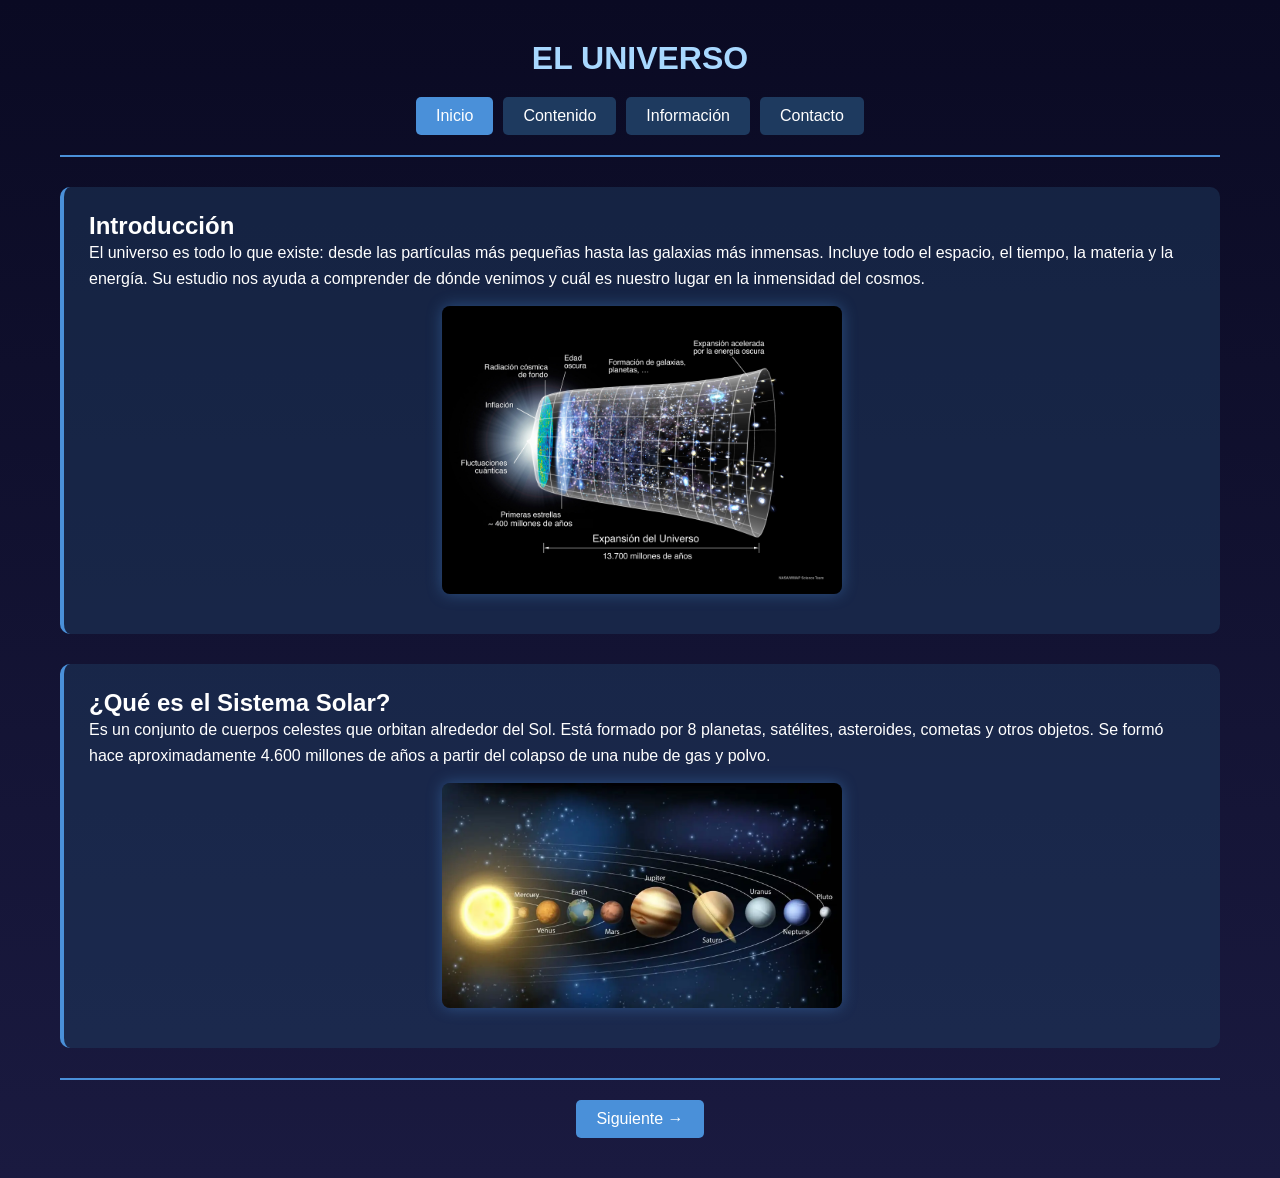
<file: index.html>
<!DOCTYPE html>
<html lang="es">
<head>
    <meta charset="UTF-8">
    <meta name="viewport" content="width=device-width, initial-scale=1.0">
    <title>El Universo - Inicio</title>
    <link rel="stylesheet" href="estilos.css">
</head>
<body>
    <div class="contenedor">
        <header>
            <h1>EL UNIVERSO</h1>
            <nav class="menu">
                <a href="index.html" class="activo">Inicio</a>
                <a href="contenido.html">Contenido</a>
                <a href="informacion.html">Información</a>
                <a href="contacto.html">Contacto</a>
            </nav>
        </header>

        <main class="contenido-pagina">
            <section class="introduccion">
                <h2>Introducción</h2>
                <p>El universo es todo lo que existe: desde las partículas más pequeñas hasta las galaxias más inmensas. Incluye todo el espacio, el tiempo, la materia y la energía. Su estudio nos ayuda a comprender de dónde venimos y cuál es nuestro lugar en la inmensidad del cosmos.</p>
                <img src="imagenes/universo.jpg" alt="Imagen del universo" class="img-principal">
            </section>

            <section class="tema-secundario">
                <h2>¿Qué es el Sistema Solar?</h2>
                <p>Es un conjunto de cuerpos celestes que orbitan alrededor del Sol. Está formado por 8 planetas, satélites, asteroides, cometas y otros objetos. Se formó hace aproximadamente 4.600 millones de años a partir del colapso de una nube de gas y polvo.</p>
                <img src="imagenes/sistema_solar.jpg" alt="Sistema Solar" class="img-secundaria">
            </section>
        </main>

        <footer>
            <a href="contenido.html" class="boton">Siguiente →</a>
        </footer>
    </div>
</body>
</html>
</file>
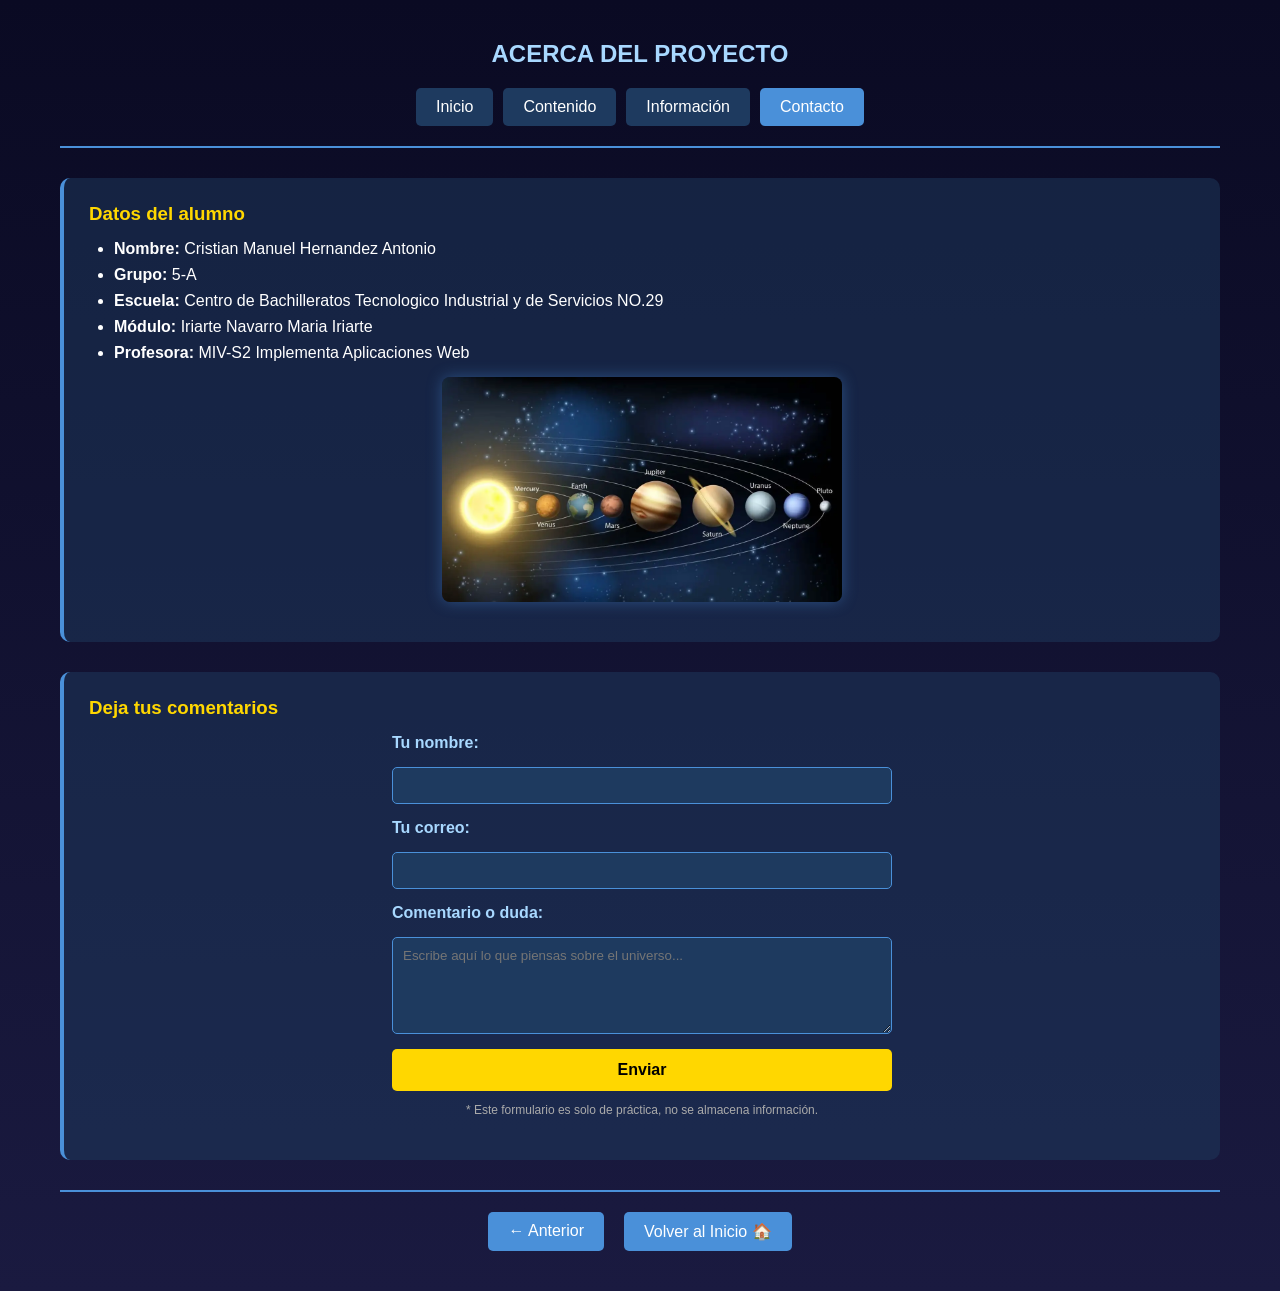
<file: contacto.html>
<!DOCTYPE html>
<html lang="es">
<head>
    <meta charset="UTF-8">
    <meta name="viewport" content="width=device-width, initial-scale=1.0">
    <title>El Universo - Contacto</title>
    <link rel="stylesheet" href="estilos.css">
</head>
<body>
    <div class="contenedor">
        <header>
            <h2>ACERCA DEL PROYECTO</h2>
            <nav class="menu">
                <a href="index.html">Inicio</a>
                <a href="contenido.html">Contenido</a>
                <a href="informacion.html">Información</a>
                <a href="contacto.html" class="activo">Contacto</a>
            </nav>
        </header>

        <main class="contenido-pagina">
            <section class="datos-alumno">
                <h3>Datos del alumno</h3>
                <ul>
                    <li><strong>Nombre:</strong> Cristian Manuel Hernandez Antonio</li>
                    <li><strong>Grupo:</strong> 5-A</li>
                    <li><strong>Escuela:</strong> Centro de Bachilleratos Tecnologico Industrial y de Servicios NO.29</li>
                    <li><strong>Módulo:</strong> Iriarte Navarro Maria Iriarte</li>
                    <li><strong>Profesora:</strong> MIV-S2 Implementa Aplicaciones Web</li>
                </ul>
                <img src="imagenes/sistema_solar.jpg" alt="Sistema Solar" class="img-datos">
            </section>

            <section class="formulario-contacto">
                <h3>Deja tus comentarios</h3>
                <form action="#" method="get" class="formulario">
                    <label for="nombre">Tu nombre:</label>
                    <input type="text" id="nombre" name="nombre" required>

                    <label for="correo">Tu correo:</label>
                    <input type="email" id="correo" name="correo">

                    <label for="mensaje">Comentario o duda:</label>
                    <textarea id="mensaje" name="mensaje" rows="5" placeholder="Escribe aquí lo que piensas sobre el universo..."></textarea>

                    <button type="submit" class="boton-enviar">Enviar</button>
                </form>
                <p class="nota">* Este formulario es solo de práctica, no se almacena información.</p>
            </section>
        </main>

        <footer>
            <a href="informacion.html" class="boton">← Anterior</a>
            <a href="index.html" class="boton">Volver al Inicio 🏠</a>
        </footer>
    </div>
</body>
</html>
</file>
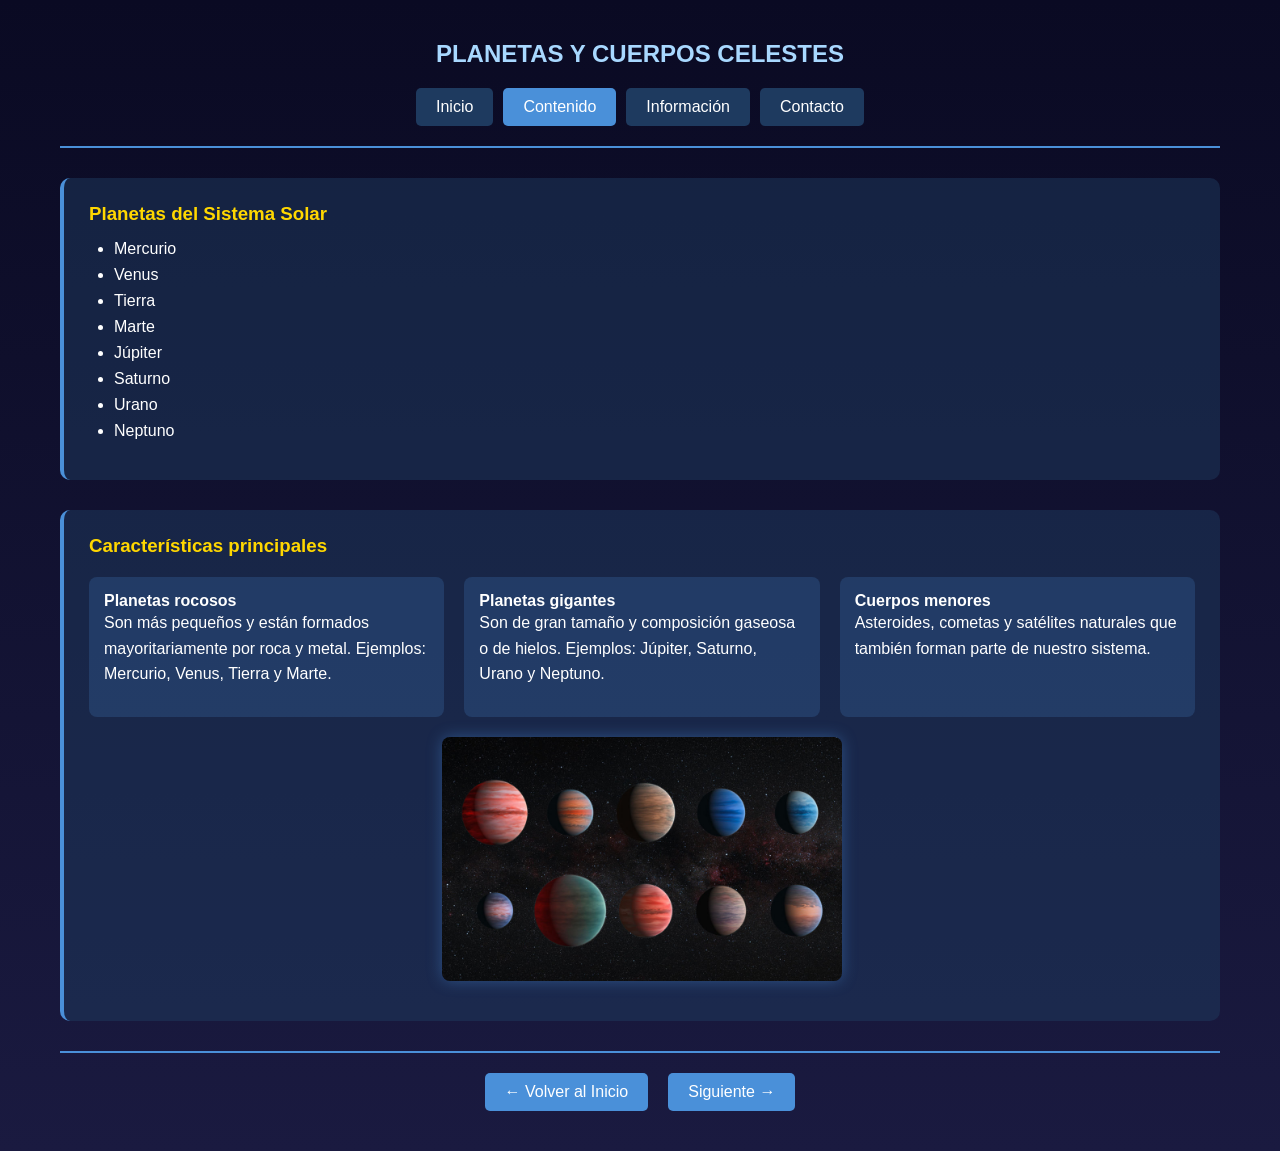
<file: contenido.html>
<!DOCTYPE html>
<html lang="es">
<head>
    <meta charset="UTF-8">
    <meta name="viewport" content="width=device-width, initial-scale=1.0">
    <title>El Universo - Contenido</title>
    <link rel="stylesheet" href="estilos.css">
</head>
<body>
    <div class="contenedor">
        <header>
            <h2>PLANETAS Y CUERPOS CELESTES</h2>
            <nav class="menu">
                <a href="index.html">Inicio</a>
                <a href="contenido.html" class="activo">Contenido</a>
                <a href="informacion.html">Información</a>
                <a href="contacto.html">Contacto</a>
            </nav>
        </header>

        <main class="contenido-pagina">
            <section class="planetas-lista">
                <h3>Planetas del Sistema Solar</h3>
                <ul>
                    <li>Mercurio</li>
                    <li>Venus</li>
                    <li>Tierra</li>
                    <li>Marte</li>
                    <li>Júpiter</li>
                    <li>Saturno</li>
                    <li>Urano</li>
                    <li>Neptuno</li>
                </ul>
            </section>

            <section class="caracteristicas">
                <h3>Características principales</h3>
                <div class="grid-caracteristicas">
                    <div class="tarjeta">
                        <h4>Planetas rocosos</h4>
                        <p>Son más pequeños y están formados mayoritariamente por roca y metal. Ejemplos: Mercurio, Venus, Tierra y Marte.</p>
                    </div>
                    <div class="tarjeta">
                        <h4>Planetas gigantes</h4>
                        <p>Son de gran tamaño y composición gaseosa o de hielos. Ejemplos: Júpiter, Saturno, Urano y Neptuno.</p>
                    </div>
                    <div class="tarjeta">
                        <h4>Cuerpos menores</h4>
                        <p>Asteroides, cometas y satélites naturales que también forman parte de nuestro sistema.</p>
                    </div>
                </div>
                <img src="imagenes/fuera_del_sistema_solar.jpg" alt="Espacio profundo" class="img-central">
            </section>
        </main>

        <footer>
            <a href="index.html" class="boton">← Volver al Inicio</a>
            <a href="informacion.html" class="boton">Siguiente →</a>
        </footer>
    </div>
</body>
</html>
</file>
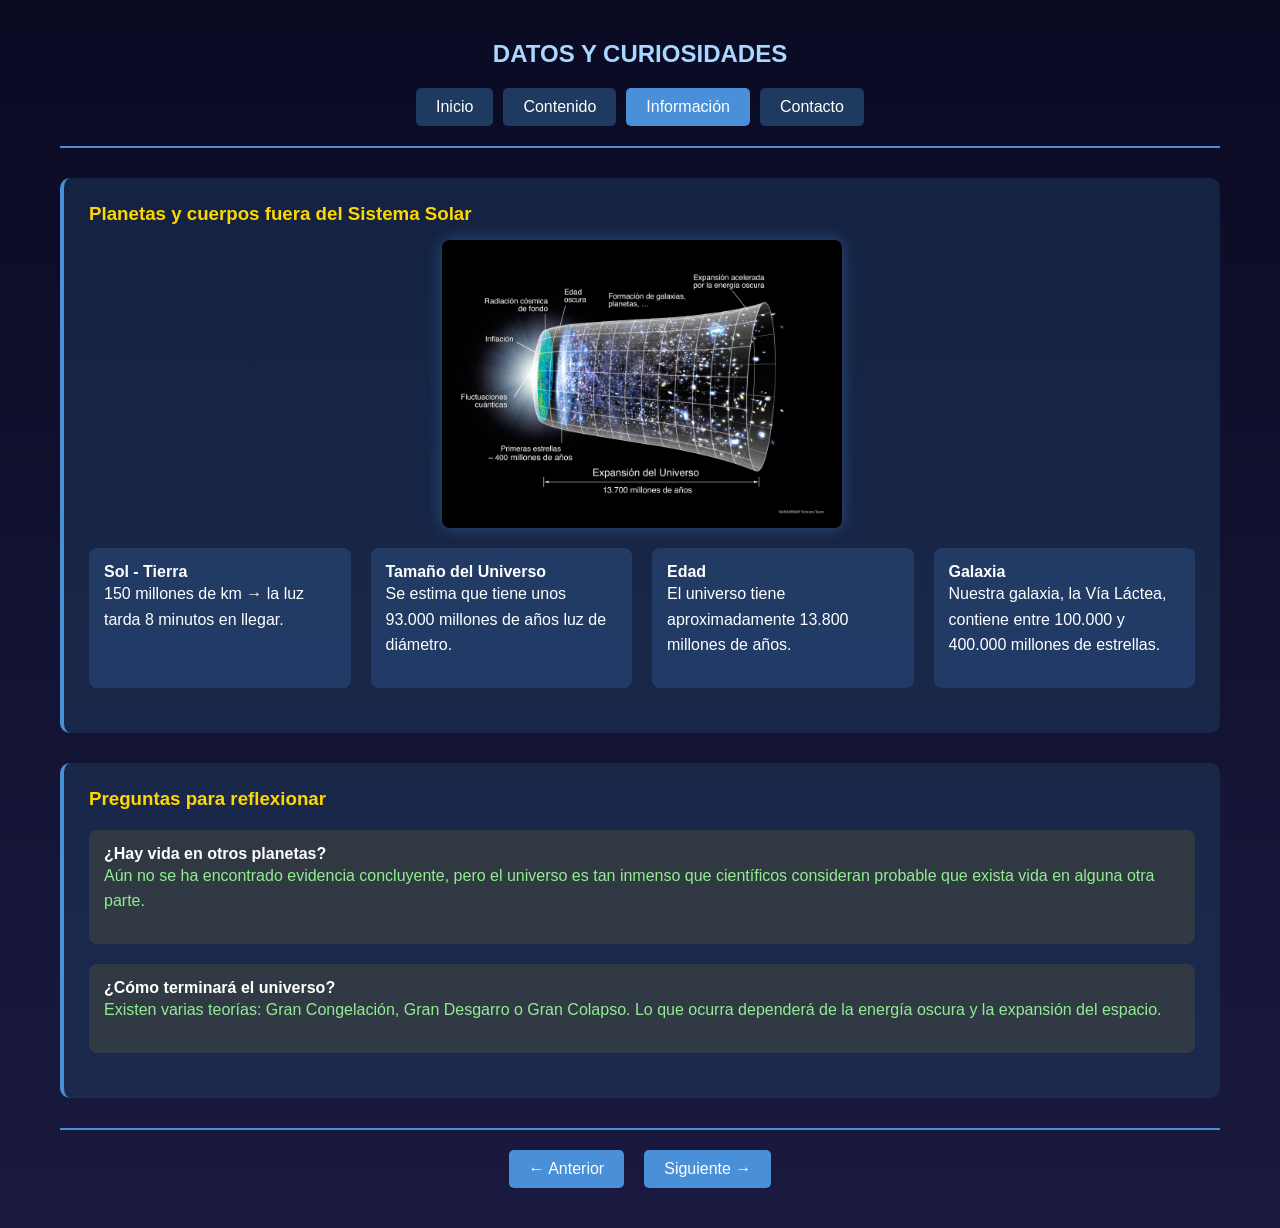
<file: informacion.html>
<!DOCTYPE html>
<html lang="es">
<head>
    <meta charset="UTF-8">
    <meta name="viewport" content="width=device-width, initial-scale=1.0">
    <title>El Universo - Información</title>
    <link rel="stylesheet" href="estilos.css">
</head>
<body>
    <div class="contenedor">
        <header>
            <h2>DATOS Y CURIOSIDADES</h2>
            <nav class="menu">
                <a href="index.html">Inicio</a>
                <a href="contenido.html">Contenido</a>
                <a href="informacion.html" class="activo">Información</a>
                <a href="contacto.html">Contacto</a>
            </nav>
        </header>

        <main class="contenido-pagina">
            <section class="datos-curiosos">
                <h3>Planetas y cuerpos fuera del Sistema Solar</h3>
                <img src="imagenes/universo.jpg" alt="Cuerpos celestes fuera de nuestro sistema" class="img-central">
                
                <div class="grid-datos">
                    <div class="dato">
                        <h4>Sol - Tierra</h4>
                        <p>150 millones de km → la luz tarda 8 minutos en llegar.</p>
                    </div>
                    <div class="dato">
                        <h4>Tamaño del Universo</h4>
                        <p>Se estima que tiene unos 93.000 millones de años luz de diámetro.</p>
                    </div>
                    <div class="dato">
                        <h4>Edad</h4>
                        <p>El universo tiene aproximadamente 13.800 millones de años.</p>
                    </div>
                    <div class="dato">
                        <h4>Galaxia</h4>
                        <p>Nuestra galaxia, la Vía Láctea, contiene entre 100.000 y 400.000 millones de estrellas.</p>
                    </div>
                </div>
            </section>

            <section class="preguntas">
                <h3>Preguntas para reflexionar</h3>
                <div class="pregunta">
                    <h4>¿Hay vida en otros planetas?</h4>
                    <p class="respuesta">Aún no se ha encontrado evidencia concluyente, pero el universo es tan inmenso que científicos consideran probable que exista vida en alguna otra parte.</p>
                </div>
                <div class="pregunta">
                    <h4>¿Cómo terminará el universo?</h4>
                    <p class="respuesta">Existen varias teorías: Gran Congelación, Gran Desgarro o Gran Colapso. Lo que ocurra dependerá de la energía oscura y la expansión del espacio.</p>
                </div>
            </section>
        </main>

        <footer>
            <a href="contenido.html" class="boton">← Anterior</a>
            <a href="contacto.html" class="boton">Siguiente →</a>
        </footer>
    </div>
</body>
</html>
</file>
<file: estilos.css>
/* === ESTILOS GENERALES === */
* {
    margin: 0;
    padding: 0;
    box-sizing: border-box;
    font-family: Arial, sans-serif;
}

body {
    background: linear-gradient(to bottom, #0a0a23, #1a1a40);
    color: #ffffff;
    min-height: 100vh;
}

.contenedor {
    max-width: 1200px;
    margin: 0 auto;
    padding: 20px;
}

/* === CABECERA Y MENÚ === */
header {
    text-align: center;
    padding: 20px 0;
    border-bottom: 2px solid #4a90d9;
    margin-bottom: 30px;
}

header h1, header h2 {
    color: #a8d8ff;
    margin-bottom: 20px;
}

.menu {
    display: flex;
    justify-content: center;
    flex-wrap: wrap;
    gap: 10px;
}

.menu a {
    background: #1e3a5f;
    color: #fff;
    padding: 10px 20px;
    text-decoration: none;
    border-radius: 5px;
    transition: background 0.3s;
}

.menu a:hover, .menu a.activo {
    background: #4a90d9;
}

/* === CONTENIDO === */
.contenido-pagina {
    display: grid;
    gap: 30px;
}

section {
    background: rgba(30, 58, 95, 0.5);
    padding: 25px;
    border-radius: 10px;
    border-left: 4px solid #4a90d9;
}

h3 {
    color: #ffd700;
    margin-bottom: 15px;
}

p {
    line-height: 1.6;
    margin-bottom: 15px;
}

ul {
    margin-left: 25px;
    margin-bottom: 15px;
}

li {
    margin: 8px 0;
}

/* === IMÁGENES === */
img {
    max-width: 100%;
    height: auto;
    border-radius: 8px;
    margin: 15px 0;
    box-shadow: 0 0 15px rgba(74, 144, 217, 0.4);
}

.img-principal, .img-secundaria, .img-central, .img-datos {
    display: block;
    margin-left: auto;
    margin-right: auto;
    max-width: 400px;
}

/* === GRIDS Y TARJETAS === */
.grid-caracteristicas, .grid-datos {
    display: grid;
    grid-template-columns: repeat(auto-fit, minmax(250px, 1fr));
    gap: 20px;
    margin: 20px 0;
}

.tarjeta, .dato {
    background: rgba(74, 144, 217, 0.2);
    padding: 15px;
    border-radius: 8px;
}

.pregunta {
    margin: 20px 0;
    padding: 15px;
    background: rgba(255, 215, 0, 0.1);
    border-radius: 8px;
}

.respuesta {
    color: #90ee90;
}

/* === FORMULARIO === */
.formulario {
    display: flex;
    flex-direction: column;
    gap: 15px;
    max-width: 500px;
    margin: 0 auto;
}

.formulario label {
    font-weight: bold;
    color: #a8d8ff;
}

.formulario input, .formulario textarea {
    padding: 10px;
    border: none;
    border-radius: 5px;
    background: #1e3a5f;
    color: #fff;
    border: 1px solid #4a90d9;
}

.formulario textarea {
    resize: vertical;
}

.boton-enviar {
    background: #ffd700;
    color: #000;
    padding: 12px;
    border: none;
    border-radius: 5px;
    font-weight: bold;
    cursor: pointer;
    font-size: 16px;
    transition: background 0.3s;
}

.boton-enviar:hover {
    background: #ffed4a;
}

.nota {
    font-size: 12px;
    color: #aaa;
    text-align: center;
    margin-top: 10px;
}

/* === BOTONES Y PIE DE PÁGINA === */
footer {
    text-align: center;
    margin-top: 30px;
    padding: 20px;
    border-top: 2px solid #4a90d9;
    display: flex;
    justify-content: center;
    gap: 20px;
    flex-wrap: wrap;
}

.boton {
    background: #4a90d9;
    color: #fff;
    padding: 10px 20px;
    text-decoration: none;
    border-radius: 5px;
    transition: background 0.3s;
}

.boton:hover {
    background: #6ab4f7;
}

/* === RESPONSIVIDAD === */
@media (max-width: 768px) {
    .menu {
        flex-direction: column;
    }
    .grid-caracteristicas, .grid-datos {
        grid-template-columns: 1fr;
    }
    footer {
        flex-direction: column;
    }
}
</file>
